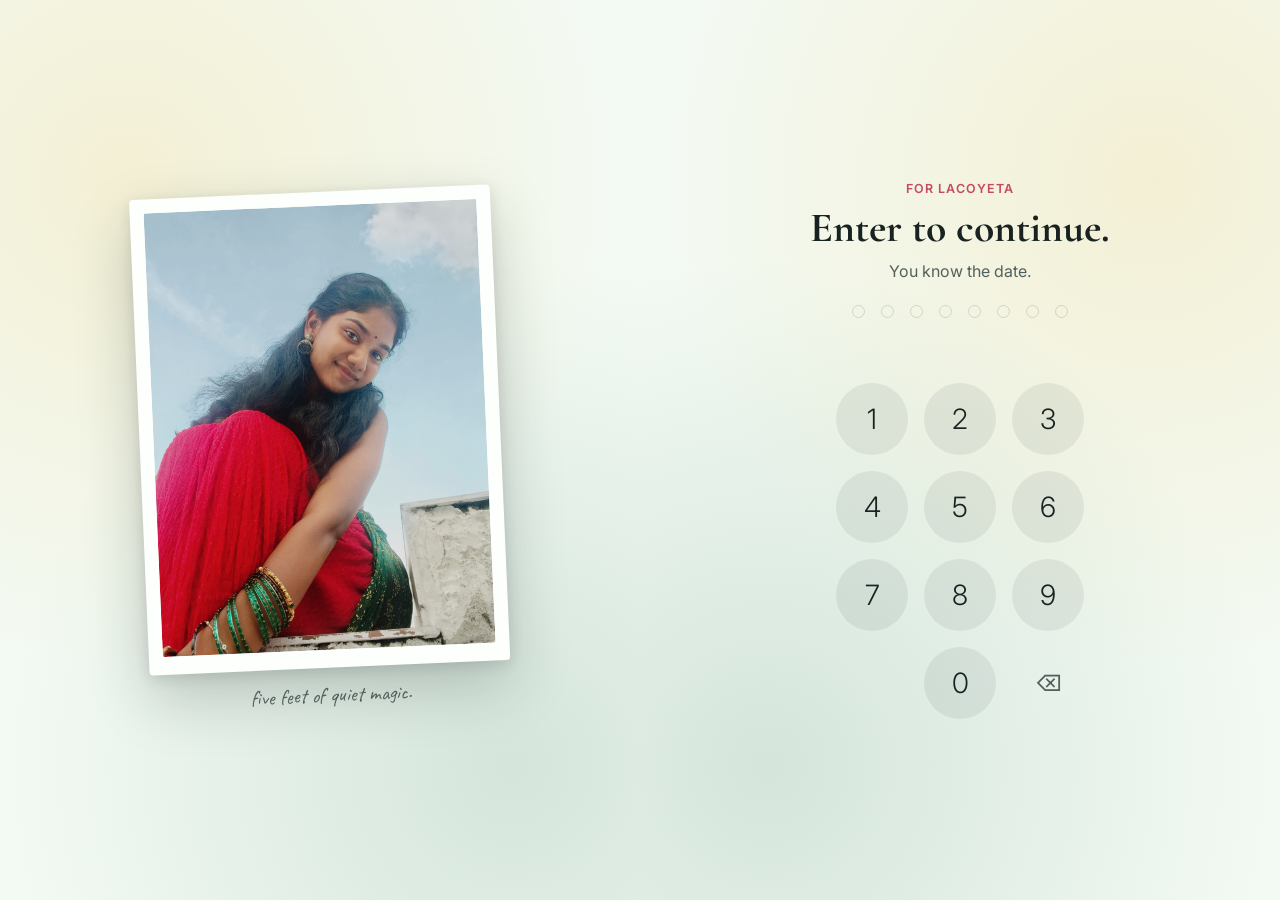
<file: index.html>
<!DOCTYPE html>
<html lang="en">
<head>
  <meta charset="UTF-8" />
  <script>if (sessionStorage.getItem('lacoyetaUnlocked') !== 'true') location.replace('login.html');</script>
  <meta name="viewport" content="width=device-width, initial-scale=1.0" />
  <title>For Lacoyeta</title>
  <meta
    name="description"
    content="A small note for Lacoyeta, written with quiet magic, laughter, and one unforgettable surprise."
  />
  <link rel="preconnect" href="https://fonts.googleapis.com" />
  <link rel="preconnect" href="https://fonts.gstatic.com" crossorigin />
  <link href="https://fonts.googleapis.com/css2?family=Cormorant+Garamond:wght@500;600;700&family=Inter:wght@400;500;600;700&family=Playfair+Display:wght@600&display=swap" rel="stylesheet" />
  <link rel="stylesheet" href="lacoyeta.css" />
</head>
<body>

  <main class="letter-page">
    <section class="opening" aria-label="A note for Lacoyeta">
      <img
        class="opening-photo"
        src="https://images.unsplash.com/photo-1490750967868-88aa4486c946?auto=format&fit=crop&w=1600&q=80"
        alt="Soft wildflowers in morning light"
      />
      <div class="opening-shade"></div>
      <div class="opening-copy">
        <p class="kicker">For Lacoyeta</p>
        <h1>Five feet of quiet magic.</h1>
        <p>The kind you do not notice until you do.</p>
        <a class="button" href="#letter" onclick="playMusic()">Read this</a>
      </div>
    </section>

    <section id="letter" class="letter-section" aria-label="The letter">
      <div class="letter-wrap">
        <div class="portrait-strip">
          <img
            src="https://images.unsplash.com/photo-1518709779341-56cf4535e94b?auto=format&fit=crop&w=900&q=80"
            alt="A quiet path surrounded by flowers"
          />
          <p>Some people arrive softly and still change the whole room.</p>
        </div>

        <article class="letter">
          <p class="small-title">Her name is Lacoyeta</p>
          <p>She is just five feet of quiet magic, the kind you do not notice until you do.</p>
          <p>The first time I saw her, she stood there in her uniform, curly hair neatly pinned, a genuine smile that did not try too hard, and eyes that never even lifted to meet mine.</p>
          <p>I thought she was shy. Soft, distant, unreadable. Like a story that whispers instead of speaking.</p>
          <p>But then I heard her voice. Calm, steady, strangely mature, like she had lived more life than she showed.</p>
          <p>And then, slowly, she unfolded.</p>
          <p>She was not just that quiet girl anymore. She became laughter in the middle of nothing, a little innocent, a little mischievous, and sometimes a complete fraud in the cutest way possible.</p>
          <p>And somewhere in all of that, I realized - no expensive perfume could ever compare to the quiet scent of her curly hair.</p>
          <p>She proved me wrong in the best way.</p>
          <p>Now I see her differently. Not as the girl who looked down that day, but as the one who somehow lifted my world up without even trying.</p>
          <p class="closing">Lacoyeta, you are not just small and sweet. You are unexpected, and that is what makes you unforgettable.</p>
          <p class="signature">— In words, Sathyan</p>
        </article>
      </div>

      <!-- Page 1 ending teaser -->
      <div class="page1-ending">
        <p class="ending-line">You asked me to write again after meeting you.</p>
        <p class="ending-line">So here's what meeting you felt like.…</p>
        <a class="next-page-btn" href="page2.html">
          <span>Continue reading</span>
          <svg xmlns="http://www.w3.org/2000/svg" width="20" height="20" viewBox="0 0 24 24" fill="none" stroke="currentColor" stroke-width="2" stroke-linecap="round" stroke-linejoin="round" aria-hidden="true"><line x1="5" y1="12" x2="19" y2="12"/><polyline points="12 5 19 12 12 19"/></svg>
        </a>
      </div>
    </section>

  </main>
  <audio id="bgMusic" loop>
    <source src="music/piano.mp3" type="audio/mpeg">
  </audio>
  <script>
function playMusic() {
  const music = document.getElementById("bgMusic");
  if (music.paused) {
    music.volume = 0.38;
    music.play();
  } else {
    music.pause();
    music.currentTime = 0;
  }
}
</script>
</body>
</html>
</file>
<file: lacoyeta.css>
:root {
  color-scheme: light;
  --bg: #f3faf3;
  --ink: #182321;
  --muted: #52605d;
  --line: rgba(24, 35, 33, 0.14);
  --petal: #c44963;
  --leaf: #35785f;
  --sun: #f3c14b;
  --paper: #fcfffb;
  --shadow: 0 22px 55px rgba(24, 35, 33, 0.14);
  font-family: "Inter", Arial, sans-serif;
  line-height: 1.6;
  background: var(--bg);
  color: var(--ink);
}

* {
  box-sizing: border-box;
}

html {
  scroll-behavior: smooth;
}

body {
  margin: 0;
  min-height: 100vh;
  overflow-x: hidden;
  background: var(--bg);
  color: var(--ink);
}

img {
  display: block;
  max-width: 100%;
}

.letter-page {
  min-height: 100vh;
  background:
    linear-gradient(90deg, rgba(53, 120, 95, 0.08) 1px, transparent 1px),
    linear-gradient(180deg, #f3faf3 0%, #ffffff 45%, #eef9f1 100%);
  background-size: 64px 64px, auto;
}

.opening {
  position: relative;
  min-height: 92vh;
  display: grid;
  align-items: end;
  overflow: hidden;
  isolation: isolate;
}

.opening-photo,
.opening-shade {
  position: absolute;
  inset: 0;
  width: 100%;
  height: 100%;
}

.opening-photo {
  z-index: -2;
  object-fit: cover;
  filter: saturate(0.95) contrast(0.96);
}

.opening-shade {
  z-index: -1;
  background:
    linear-gradient(90deg, rgba(12, 24, 21, 0.72), rgba(12, 24, 21, 0.22) 58%, rgba(12, 24, 21, 0.34)),
    linear-gradient(0deg, rgba(12, 24, 21, 0.62), transparent 48%);
}

.opening-copy {
  width: min(760px, calc(100% - 32px));
  margin: 0 auto;
  padding: 0 0 clamp(3rem, 10vh, 6rem);
  color: #ffffff;
  animation: rise 760ms ease both;
}

.kicker,
.small-title {
  margin: 0 0 0.8rem;
  color: var(--petal);
  font-family: "Inter", Arial, sans-serif;
  font-size: 0.82rem;
  font-weight: 800;
  letter-spacing: 0.14em;
  text-transform: uppercase;
}

.opening .kicker {
  color: #ffd85f;
}

h1,
h2 {
  margin: 0;
  font-family: "Cormorant Garamond", Georgia, serif;
  font-weight: 700;
  letter-spacing: 0;
  line-height: 0.95;
}

h1 {
  max-width: 760px;
  font-size: clamp(3.2rem, 10vw, 7rem);
}

.opening-copy p:not(.kicker) {
  max-width: 460px;
  margin: 1.25rem 0 1.7rem;
  font-size: clamp(1.08rem, 2.4vw, 1.35rem);
  line-height: 1.7;
}

.button {
  display: inline-flex;
  align-items: center;
  justify-content: center;
  min-height: 3.1rem;
  border: 1px solid rgba(255, 255, 255, 0.42);
  border-radius: 8px;
  padding: 0.85rem 1.1rem;
  color: #ffffff;
  background: rgba(196, 73, 99, 0.86);
  font-weight: 800;
  text-decoration: none;
  box-shadow: 0 18px 34px rgba(12, 24, 21, 0.24);
  transition: transform 180ms ease, background 180ms ease;
}

.button:hover {
  transform: translateY(-2px);
  background: #b43e57;
}

.letter-section {
  padding: clamp(2.5rem, 8vw, 6rem) 0;
}

.letter-wrap {
  width: min(1120px, calc(100% - 32px));
  margin: 0 auto;
  display: grid;
  grid-template-columns: minmax(260px, 0.82fr) minmax(0, 1.18fr);
  gap: clamp(1rem, 4vw, 3rem);
  align-items: start;
}

.portrait-strip {
  position: sticky;
  top: 1rem;
  display: grid;
  gap: 1rem;
}

.portrait-strip img {
  width: 100%;
  aspect-ratio: 4 / 5;
  object-fit: cover;
  border-radius: 8px;
  box-shadow: var(--shadow);
}

.portrait-strip p {
  margin: 0;
  border-left: 4px solid var(--sun);
  padding: 0.8rem 1rem;
  color: var(--muted);
  background: rgba(255, 255, 255, 0.74);
  line-height: 1.7;
}

.letter {
  border: 1px solid var(--line);
  border-radius: 8px;
  padding: clamp(1.25rem, 5vw, 3rem);
  background: rgba(252, 255, 251, 0.92);
  box-shadow: var(--shadow);
}

.letter p {
  margin: 0;
  color: var(--muted);
  font-size: clamp(1rem, 1.9vw, 1.18rem);
  line-height: 1.9;
}

.letter p + p {
  margin-top: 1.05rem;
}

.letter .small-title {
  color: var(--leaf);
  line-height: 1.4;
}

.letter .closing {
  color: var(--ink);
  font-family: "Cormorant Garamond", Georgia, serif;
  font-size: clamp(1.7rem, 4vw, 2.6rem);
  font-weight: 700;
  line-height: 1.18;
}

.letter .signature {
  color: var(--petal);
  font-family: "Playfair Display", Georgia, serif;
  font-size: clamp(1rem, 2.1vw, 1.35rem);
  font-weight: 600;
  line-height: 1.4;
}

/* ── Page 1 ending teaser + next button ──────────────────────────────── */

.page1-ending {
  width: min(760px, calc(100% - 32px));
  margin: clamp(3rem, 8vw, 5rem) auto clamp(4rem, 10vw, 7rem);
  padding: clamp(2rem, 5vw, 3.5rem) clamp(1.5rem, 5vw, 3rem);
  border-top: 2px solid var(--line);
  border-left: 4px solid var(--petal);
  background: rgba(252, 255, 251, 0.7);
  border-radius: 0 8px 8px 0;
}

.ending-label {
  margin: 0 0 1.2rem;
  color: var(--petal);
  font-family: "Inter", Arial, sans-serif;
  font-size: 0.75rem;
  font-weight: 800;
  letter-spacing: 0.16em;
  text-transform: uppercase;
}

.ending-line {
  margin: 0;
  font-family: "Cormorant Garamond", Georgia, serif;
  font-size: clamp(1.3rem, 3.2vw, 1.9rem);
  font-weight: 600;
  color: var(--ink);
  line-height: 1.6;
}

.ending-line + .ending-line {
  margin-top: 0.2rem;
}

.next-page-btn {
  display: inline-flex;
  align-items: center;
  gap: 0.6rem;
  margin-top: 2rem;
  padding: 0.9rem 1.6rem;
  border: 2px solid var(--petal);
  border-radius: 8px;
  background: transparent;
  color: var(--petal);
  font-family: "Inter", Arial, sans-serif;
  font-size: 0.95rem;
  font-weight: 700;
  letter-spacing: 0.04em;
  text-decoration: none;
  transition: background 200ms ease, color 200ms ease, transform 200ms ease;
}

.next-page-btn:hover {
  background: var(--petal);
  color: #fff;
  transform: translateX(4px);
}

.next-page-btn svg {
  flex-shrink: 0;
  transition: transform 200ms ease;
}

.next-page-btn:hover svg {
  transform: translateX(3px);
}

/* ── Animations ───────────────────────────────────────────────────────── */

@keyframes rise {
  from {
    opacity: 0;
    transform: translateY(16px);
  }

  to {
    opacity: 1;
    transform: translateY(0);
  }
}

/* ── Accessibility ────────────────────────────────────────────────────── */

@media (prefers-reduced-motion: reduce) {
  html {
    scroll-behavior: auto;
  }

  .opening-copy {
    animation: none;
  }

  .button,
  .next-page-btn {
    transition: none;
  }
}

/* ── Responsive ───────────────────────────────────────────────────────── */

@media (max-width: 820px) {
  .opening {
    min-height: 88vh;
  }

  .opening-shade {
    background:
      linear-gradient(0deg, rgba(12, 24, 21, 0.78), rgba(12, 24, 21, 0.24) 68%),
      linear-gradient(90deg, rgba(12, 24, 21, 0.48), rgba(12, 24, 21, 0.18));
  }

  .letter-wrap {
    grid-template-columns: 1fr;
  }

  .portrait-strip {
    position: static;
  }

  .portrait-strip img {
    aspect-ratio: 16 / 10;
  }
}

@media (max-width: 520px) {
  h1 {
    font-size: clamp(2.8rem, 16vw, 4.2rem);
  }

  .opening-copy {
    padding-bottom: 2.4rem;
  }

  .letter {
    padding: 1.1rem;
  }
}
</file>
<file: gallery.css>
/* ── Reset ────────────────────────────────────────────────────────────── */
*,*::before,*::after{box-sizing:border-box;margin:0;padding:0;}
html{scroll-behavior:smooth;}
body{background:#090c0b;color:#dde5e0;font-family:"Inter",Arial,sans-serif;overflow-x:hidden;}
img{display:block;max-width:100%;}

/* ── Grain ────────────────────────────────────────────────────────────── */
.g-grain{
  position:fixed;inset:0;pointer-events:none;z-index:998;opacity:0.028;
  background-image:url("data:image/svg+xml,%3Csvg viewBox='0 0 200 200' xmlns='http://www.w3.org/2000/svg'%3E%3Cfilter id='n'%3E%3CfeTurbulence type='fractalNoise' baseFrequency='0.85' numOctaves='4' stitchTiles='stitch'/%3E%3C/filter%3E%3Crect width='100%25' height='100%25' filter='url(%23n)'/%3E%3C/svg%3E");
  background-size:160px 160px;
  animation:grain .35s steps(1) infinite;
}
@keyframes grain{
  0%,100%{transform:translate(0,0);}10%{transform:translate(-2%,-3%);}
  20%{transform:translate(3%,2%);}30%{transform:translate(-1%,4%);}
  40%{transform:translate(4%,-1%);}50%{transform:translate(-3%,3%);}
  60%{transform:translate(2%,-4%);}70%{transform:translate(-4%,1%);}
  80%{transform:translate(1%,3%);}90%{transform:translate(3%,-2%);}
}

/* ── Opening ──────────────────────────────────────────────────────────── */
.g-opening{
  position:fixed;inset:0;z-index:100;background:#050807;
  display:flex;align-items:center;justify-content:center;
  transition:opacity 800ms ease;
}
.g-opening.fade-out{opacity:0;pointer-events:none;}

.g-opening-text{text-align:center;display:flex;flex-direction:column;align-items:center;gap:1.1rem;}

.g-opening-date,.g-opening-title,.g-opening-sub,.g-opening-btn{
  opacity:0;transform:translateY(10px);
  transition:opacity 700ms ease,transform 700ms ease;
}
.g-opening-date.visible,.g-opening-title.visible,
.g-opening-sub.visible,.g-opening-btn.visible{opacity:1;transform:none;}

.g-opening-date{
  color:rgba(255,255,255,.25);font-size:.72rem;font-weight:700;
  letter-spacing:.22em;text-transform:uppercase;
}
.g-opening-title{
  font-family:"Cormorant Garamond",Georgia,serif;
  font-size:clamp(2.4rem,8vw,5.5rem);font-weight:700;
  color:#fff;line-height:1;letter-spacing:-.02em;
}
.g-opening-sub{
  font-family:"Cormorant Garamond",Georgia,serif;
  font-size:clamp(1rem,2.4vw,1.35rem);font-style:italic;
  color:rgba(255,255,255,.32);line-height:1.7;
}
.g-opening-btn{
  margin-top:.8rem;padding:.85rem 2.2rem;
  border:1px solid rgba(255,255,255,.2);border-radius:100px;
  background:transparent;color:rgba(255,255,255,.65);
  font-family:"Inter",Arial,sans-serif;font-size:.85rem;
  font-weight:600;letter-spacing:.1em;text-transform:uppercase;cursor:pointer;
  transition:opacity 700ms ease,transform 700ms ease,background 200ms ease,color 200ms ease;
}
.g-opening-btn:hover{background:rgba(255,255,255,.08);color:#fff;}

/* ── Main ─────────────────────────────────────────────────────────────── */
.g-main{display:none;position:relative;}
.g-main.active{display:block;}

/* ── Reveal ───────────────────────────────────────────────────────────── */
.reveal{opacity:0;transform:translateY(26px);
  transition:opacity 880ms cubic-bezier(.22,1,.36,1),transform 880ms cubic-bezier(.22,1,.36,1);}
.reveal.visible{opacity:1;transform:none;}
@media(prefers-reduced-motion:reduce){.reveal{opacity:1;transform:none;transition:none;}}

/* ── Moment wrapper ───────────────────────────────────────────────────── */
.g-moment{
  max-width:1060px;margin:0 auto;
  padding:clamp(4rem,10vw,7rem) clamp(1rem,3vw,2.5rem) 0;
}
.g-moment--heart{max-width:100%;padding-left:0;padding-right:0;}
.g-moment--heart .g-act,
.g-moment--heart .g-float,
.g-moment--heart .g-film,
.g-moment--heart .g-polaroid-row,
.g-moment--heart .g-quote{
  max-width:1060px;margin-left:auto;margin-right:auto;
  padding-left:clamp(1rem,3vw,2.5rem);padding-right:clamp(1rem,3vw,2.5rem);
}

/* ── Act label ────────────────────────────────────────────────────────── */
.g-act{
  display:flex;align-items:baseline;gap:.9rem;
  margin-bottom:clamp(2rem,5vw,3.5rem);
  padding-bottom:1rem;border-bottom:1px solid rgba(255,255,255,.06);
}
.g-act--light{border-bottom-color:rgba(255,255,255,.1);}
.g-act-num{
  font-family:"Cormorant Garamond",Georgia,serif;
  font-size:clamp(2.5rem,7vw,4.5rem);font-weight:700;
  color:rgba(255,255,255,.06);line-height:1;flex-shrink:0;
}
.g-act-name{
  font-family:"Cormorant Garamond",Georgia,serif;
  font-size:clamp(1.3rem,3.2vw,2rem);font-weight:600;
  font-style:italic;color:rgba(255,255,255,.38);
}

/* ── Breath ───────────────────────────────────────────────────────────── */
.g-breath{height:clamp(4rem,12vw,8rem);}
.g-breath--xl{height:clamp(6rem,18vw,12rem);}

/* ════════════════════════════════════════════════════════════════════════
   STYLE A · CINEMATIC SCRAPBOOK
   ════════════════════════════════════════════════════════════════════════ */

/* Hero photo */
.g-hero{
  position:relative;width:100%;overflow:hidden;border-radius:4px;
  margin-bottom:clamp(1.2rem,3vw,2rem);
}
.g-hero img{
  width:100%;aspect-ratio:4/5;object-fit:cover;object-position:center 30%;
  display:block;transition:transform 600ms cubic-bezier(.22,1,.36,1);
}
.g-hero:hover img{transform:scale(1.02);}
.g-hero-note{
  position:absolute;bottom:1rem;left:1.2rem;
  font-family:"Caveat",cursive;font-size:clamp(.9rem,2vw,1.15rem);
  color:rgba(255,255,255,.5);pointer-events:none;
}

/* Wide photo */
.g-wide{overflow:hidden;border-radius:4px;margin-bottom:clamp(1rem,3vw,2rem);}
.g-wide img{
  width:100%;aspect-ratio:16/9;object-fit:cover;object-position:center 20%;
  display:block;transition:transform 600ms ease;
}
.g-wide:hover img{transform:scale(1.02);}

/* Scrap row — handnote + polaroids side by side */
.g-scrap-row{
  display:flex;align-items:flex-end;gap:clamp(.8rem,2.5vw,2rem);
  margin-bottom:clamp(1.5rem,4vw,3rem);flex-wrap:wrap;
}

/* Handwritten note */
.g-handnote{
  flex:1;min-width:140px;
  font-family:"Caveat",cursive;
  font-size:clamp(1.1rem,2.5vw,1.5rem);
  color:rgba(255,255,255,.38);line-height:1.7;
}
.g-handnote--right{text-align:right;}

/* Floating thought */
.g-float{
  text-align:center;
  padding:clamp(2rem,6vw,4rem) clamp(2rem,8vw,8rem);
  font-family:"Playfair Display",Georgia,serif;
  font-size:clamp(.95rem,2.2vw,1.3rem);font-style:italic;
  color:rgba(255,255,255,.2);line-height:1.8;letter-spacing:.02em;
}
.g-float--center{padding-left:1rem;padding-right:1rem;}

/* 3 tiny photos */
.g-tiny-row{
  display:flex;gap:6px;margin-bottom:clamp(1rem,3vw,2rem);
}
.g-tiny{flex:1;overflow:hidden;border-radius:3px;}
.g-tiny img{
  width:100%;aspect-ratio:9/16;object-fit:cover;object-position:center 15%;
  display:block;transition:transform 400ms ease;
}
.g-tiny:hover img{transform:scale(1.05);}

/* Big quote */
.g-quote{
  padding:clamp(2.5rem,7vw,5rem) clamp(1rem,5vw,4rem);
  font-family:"Cormorant Garamond",Georgia,serif;
  font-size:clamp(1.5rem,4vw,2.6rem);font-weight:600;
  color:rgba(255,255,255,.65);line-height:1.55;
  border-left:3px solid rgba(255,255,255,.1);
  margin-bottom:clamp(1rem,3vw,2rem);
}
.g-quote em{font-style:italic;color:rgba(255,255,255,.85);}
.g-quote small{
  display:block;margin-top:1rem;
  font-size:clamp(.85rem,1.8vw,1.05rem);
  color:rgba(255,255,255,.28);font-style:normal;font-weight:500;
}
.g-quote--center{border-left:none;text-align:center;}
.g-quote--light{color:rgba(255,255,255,.7);}

/* ════════════════════════════════════════════════════════════════════════
   STYLE B · MEMORY BOARD (pinned, tilted, tape)
   ════════════════════════════════════════════════════════════════════════ */
.g-board{
  position:relative;
  min-height:clamp(320px,55vw,560px);
  margin:clamp(1rem,3vw,2rem) 0 clamp(1.5rem,4vw,3rem);
  background:rgba(255,255,255,.03);
  border-radius:8px;
  border:1px solid rgba(255,255,255,.06);
  overflow:hidden;
}

.g-pin{
  position:absolute;
  width:clamp(120px,20vw,200px);
  background:#f5f0e8;
  padding:8px 8px 32px;
  box-shadow:0 6px 24px rgba(0,0,0,.5),0 2px 6px rgba(0,0,0,.3);
}
.g-pin img{width:100%;aspect-ratio:4/5;object-fit:cover;object-position:center 15%;display:block;}
.g-pin-note{
  display:block;margin-top:6px;text-align:center;
  font-family:"Caveat",cursive;font-size:clamp(.8rem,1.8vw,1rem);color:#3a3530;
}
.g-tape{
  position:absolute;top:-10px;left:50%;transform:translateX(-50%);
  width:48px;height:20px;
  background:rgba(255,230,100,.55);
  border-radius:2px;
}

/* positions + tilts */
.g-pin--tl{top:5%;left:4%;transform:rotate(-4deg);}
.g-pin--tr{top:8%;right:5%;transform:rotate(3deg);}
.g-pin--bl{bottom:6%;left:8%;transform:rotate(2.5deg);}
.g-pin--br{bottom:4%;right:4%;transform:rotate(-3deg);}

.g-pin:hover{transform:rotate(0deg) scale(1.05)!important;z-index:2;transition:transform 250ms ease;}

/* board handwritten note */
.g-board-note{
  position:absolute;top:50%;left:50%;transform:translate(-50%,-50%);
  text-align:center;
  font-family:"Caveat",cursive;
  font-size:clamp(1rem,2.5vw,1.4rem);
  color:rgba(255,255,255,.22);
  line-height:1.7;
  pointer-events:none;
}

/* ════════════════════════════════════════════════════════════════════════
   STYLE C · FILM ROLL (Kodak negative strip)
   ════════════════════════════════════════════════════════════════════════ */
.g-film{
  background:#0e0e0e;
  margin:clamp(1.5rem,4vw,3rem) 0;
  padding:10px 0;
  border-top:2px solid #1a1a1a;
  border-bottom:2px solid #1a1a1a;
}
.g-film-sprocket{
  height:16px;
  background-image:repeating-linear-gradient(
    90deg,transparent 0,transparent 16px,#090c0b 16px,#090c0b 28px
  );
  margin:0 6px;
}
.g-film-track{
  display:flex;gap:4px;padding:8px 6px;
  overflow-x:auto;scrollbar-width:none;
}
.g-film-track::-webkit-scrollbar{display:none;}
.g-film-cell{
  flex:0 0 clamp(130px,20vw,220px);overflow:hidden;
}
.g-film-cell img{
  width:100%;aspect-ratio:9/16;object-fit:cover;object-position:center 10%;
  display:block;filter:sepia(.12) contrast(1.06);
  transition:transform 380ms ease,filter 380ms ease;
}
.g-film-cell:hover img{transform:scale(1.06);filter:sepia(0) contrast(1.1);}

/* ════════════════════════════════════════════════════════════════════════
   CENTERPIECE (heart of the page)
   ════════════════════════════════════════════════════════════════════════ */
.g-centerpiece{
  position:relative;width:100%;overflow:hidden;
  margin-bottom:clamp(1.5rem,4vw,3rem);
}
.g-centerpiece img{
  width:100%;aspect-ratio:3/4;object-fit:cover;object-position:center 30%;
  display:block;filter:brightness(.65);
  transition:transform 700ms cubic-bezier(.22,1,.36,1);
}
.g-centerpiece:hover img{transform:scale(1.015);}
.g-centerpiece-overlay{
  position:absolute;inset:0;display:flex;flex-direction:column;
  align-items:center;justify-content:center;text-align:center;
  padding:2rem;pointer-events:none;
}
.g-cp-big{
  font-family:"Cormorant Garamond",Georgia,serif;
  font-size:clamp(2.2rem,7vw,5.5rem);font-weight:700;
  color:#fff;line-height:1.05;letter-spacing:-.01em;
  text-shadow:0 2px 40px rgba(0,0,0,.6);
}
.g-cp-small{
  margin-top:1rem;
  font-family:"Cormorant Garamond",Georgia,serif;
  font-size:clamp(1rem,2.5vw,1.6rem);font-style:italic;
  color:rgba(255,255,255,.6);text-shadow:0 2px 20px rgba(0,0,0,.5);
}

/* Polaroid row (centered) */
.g-polaroid-row{
  display:flex;justify-content:center;align-items:flex-end;
  gap:clamp(.8rem,2.5vw,2rem);
  padding:clamp(1.5rem,4vw,3rem) 0;flex-wrap:wrap;
}

/* ════════════════════════════════════════════════════════════════════════
   POLAROIDS (shared)
   ════════════════════════════════════════════════════════════════════════ */
.g-polaroid{
  background:#f5f0e8;padding:10px 10px 36px;
  box-shadow:0 8px 32px rgba(0,0,0,.5),0 2px 8px rgba(0,0,0,.3);
  width:clamp(130px,20vw,210px);flex-shrink:0;
  transition:box-shadow 280ms ease;
}
.g-polaroid:hover{box-shadow:0 16px 48px rgba(0,0,0,.65);z-index:2;}
.g-polaroid img{
  width:100%;aspect-ratio:4/5;object-fit:cover;object-position:center 15%;display:block;
}
.g-polaroid span{
  display:block;margin-top:8px;text-align:center;
  font-family:"Caveat",cursive;font-size:clamp(.85rem,2vw,1.05rem);color:#3a3530;
}
.g-pol--tilt-l {transform:rotate(-3.5deg);}
.g-pol--tilt-r {transform:rotate(2.5deg);}
.g-pol--tilt-l2{transform:rotate(-1.5deg) translateY(-8px);}
.g-pol--overlap{margin-left:-20px;}
.g-pol--tilt-l:hover {transform:rotate(-1deg) scale(1.05)!important;}
.g-pol--tilt-r:hover {transform:rotate(1deg) scale(1.05)!important;}
.g-pol--tilt-l2:hover{transform:rotate(-.5deg) scale(1.05) translateY(-8px)!important;}

/* Handwritten center */
.g-handwritten-center{
  text-align:center;padding:clamp(2rem,6vw,4rem) clamp(1rem,4vw,3rem);
  font-family:"Caveat",cursive;
  font-size:clamp(1.2rem,3vw,1.8rem);
  color:rgba(255,255,255,.3);line-height:1.7;
}

/* ════════════════════════════════════════════════════════════════════════
   CLOSING
   ════════════════════════════════════════════════════════════════════════ */
.g-closing{
  text-align:center;
  padding:clamp(4rem,12vw,9rem) 1rem clamp(2rem,5vw,3rem);
  display:flex;flex-direction:column;gap:.2rem;
}
.g-closing p{
  font-family:"Cormorant Garamond",Georgia,serif;
  font-size:clamp(1.6rem,5vw,3.5rem);font-weight:600;
  color:rgba(255,255,255,.75);line-height:1.3;
  opacity:0;transform:translateY(14px);
  transition:opacity 900ms ease,transform 900ms ease;
}
.g-closing.visible p:nth-child(1){opacity:1;transform:none;transition-delay:0ms;}
.g-closing.visible p:nth-child(2){opacity:1;transform:none;transition-delay:280ms;}
.g-closing.visible p:nth-child(3){opacity:1;transform:none;transition-delay:560ms;}

.g-closing-cta{
  text-align:center;
  padding:clamp(2rem,5vw,3.5rem) 1rem clamp(4rem,10vw,7rem);
  display:flex;flex-direction:column;align-items:center;gap:1.4rem;
}
.g-cta-btn{
  display:inline-flex;align-items:center;gap:.7rem;
  padding:1rem 2rem;border:2px solid #c44963;border-radius:100px;
  background:transparent;color:#c44963;
  font-family:"Inter",Arial,sans-serif;font-size:.95rem;font-weight:700;
  letter-spacing:.06em;text-decoration:none;
  transition:background 220ms ease,color 220ms ease,transform 220ms ease;
}
.g-cta-btn:hover{background:#c44963;color:#fff;transform:translateX(4px);}
.g-back-link{
  color:rgba(255,255,255,.18);font-family:"Inter",Arial,sans-serif;
  font-size:.8rem;font-weight:500;letter-spacing:.06em;text-decoration:none;
  transition:color 200ms ease;
}
.g-back-link:hover{color:rgba(255,255,255,.45);}

/* ════════════════════════════════════════════════════════════════════════
   LIGHTBOX
   ════════════════════════════════════════════════════════════════════════ */
.g-lightbox{
  display:none;position:fixed;inset:0;z-index:1000;
  background:rgba(4,6,5,.97);align-items:center;justify-content:center;
  padding:1.5rem;cursor:zoom-out;
}
.g-lightbox.open{display:flex;}
.g-lightbox img{
  max-width:min(94vw,960px);max-height:92vh;width:auto;height:auto;
  border-radius:3px;object-fit:contain;animation:lb-in 200ms ease both;
}
.g-lb-close{
  position:fixed;top:1.2rem;right:1.4rem;background:none;border:none;
  color:rgba(255,255,255,.45);font-size:2rem;line-height:1;cursor:pointer;
  padding:.3rem .6rem;transition:color 160ms ease;
}
.g-lb-close:hover{color:#fff;}
.g-lb-prev,.g-lb-next{
  position:fixed;top:50%;transform:translateY(-50%);
  background:rgba(255,255,255,.05);border:1px solid rgba(255,255,255,.12);
  border-radius:50%;color:rgba(255,255,255,.6);
  width:3.2rem;height:3.2rem;display:flex;align-items:center;justify-content:center;
  cursor:pointer;font-size:1.3rem;transition:background 160ms ease,color 160ms ease;
}
.g-lb-prev{left:1rem;}.g-lb-next{right:1rem;}
.g-lb-prev:hover,.g-lb-next:hover{background:rgba(255,255,255,.14);color:#fff;}
@keyframes lb-in{from{opacity:0;transform:scale(.96);}to{opacity:1;transform:scale(1);}}

/* ════════════════════════════════════════════════════════════════════════
   RESPONSIVE
   ════════════════════════════════════════════════════════════════════════ */
@media(max-width:700px){
  .g-tiny-row{flex-wrap:wrap;}
  .g-tiny{flex:0 0 calc(33.33% - 4px);}
  .g-board{min-height:280px;}
  .g-pin{width:clamp(90px,24vw,140px);}
  .g-polaroid{width:clamp(110px,26vw,160px);}
}
@media(max-width:480px){
  .g-scrap-row{flex-direction:column;align-items:center;}
  .g-film-cell{flex:0 0 110px;}
  .g-lb-prev{left:.3rem;}.g-lb-next{right:.3rem;}
  .g-pol--overlap{margin-left:0;}
}
</file>
<file: login.css>
:root {
  color-scheme: light;
  --bg: #f3faf3;
  --ink: #182321;
  --muted: #52605d;
  --line: rgba(24, 35, 33, 0.14);
  --petal: #c44963;
  --leaf: #35785f;
  --sun: #f3c14b;
  --paper: #fcfffb;
}

* { box-sizing: border-box; }

html, body {
  margin: 0;
  min-height: 100vh;
}

body {
  font-family: "Inter", Arial, sans-serif;
  color: var(--ink);
  background: var(--bg);
}

.login-page {
  min-height: 100vh;
  display: flex;
}

/* ── Left · photo ──────────────────────────────────────────────── */
.login-photo-side {
  flex: 1;
  display: flex;
  align-items: center;
  justify-content: center;
  padding: clamp(2rem, 5vw, 4rem);
  background:
    radial-gradient(circle at 20% 20%, rgba(243, 193, 75, 0.18), transparent 55%),
    radial-gradient(circle at 80% 85%, rgba(53, 120, 95, 0.16), transparent 55%),
    var(--bg);
}

.login-frame {
  transform: rotate(-2.5deg);
}

.login-frame-inner {
  background: var(--paper);
  padding: 14px 14px 18px;
  border-radius: 4px;
  box-shadow: 0 24px 60px rgba(24, 35, 33, 0.22), 0 4px 14px rgba(24, 35, 33, 0.12);
}

.login-frame-inner img {
  display: block;
  width: clamp(220px, 26vw, 360px);
  aspect-ratio: 3 / 4;
  object-fit: cover;
  border-radius: 2px;
}

.login-frame-caption {
  display: block;
  text-align: center;
  margin-top: 14px;
  font-family: "Caveat", cursive;
  font-size: 1.3rem;
  color: var(--muted);
}

/* ── Right · pin form ─────────────────────────────────────────── */
.login-form-side {
  flex: 1;
  display: flex;
  align-items: center;
  justify-content: center;
  padding: clamp(2rem, 5vw, 4rem);
  background:
    radial-gradient(circle at 80% 20%, rgba(243, 193, 75, 0.18), transparent 55%),
    radial-gradient(circle at 20% 85%, rgba(53, 120, 95, 0.16), transparent 55%),
    var(--bg);
}

.login-card {
  width: 100%;
  max-width: 360px;
  text-align: center;
}

.login-card.shake {
  animation: login-shake 420ms ease;
}

.login-kicker {
  margin: 0 0 0.4rem;
  font-family: "Inter", Arial, sans-serif;
  font-weight: 600;
  letter-spacing: 0.08em;
  text-transform: uppercase;
  font-size: 0.78rem;
  color: var(--petal);
}

.login-title {
  margin: 0 0 0.5rem;
  font-family: "Cormorant Garamond", Georgia, serif;
  font-weight: 700;
  font-size: clamp(2rem, 4vw, 2.6rem);
  color: var(--ink);
}

.login-sub {
  margin: 0 0 1.5rem;
  color: var(--muted);
  font-size: 1rem;
}

/* ── Dot display ──────────────────────────────────────────────── */
.dial-dots {
  display: flex;
  justify-content: center;
  gap: 1rem;
  margin-bottom: 2rem;
}

.dial-dots span {
  width: 13px;
  height: 13px;
  border-radius: 50%;
  border: 1.5px solid var(--line);
  background: transparent;
  transition: background 150ms ease, border-color 150ms ease;
}

.dial-dots span.filled {
  background: var(--leaf);
  border-color: var(--leaf);
}

/* ── Dial pad grid ─────────────────────────────────────────────── */
.dial-pad {
  display: grid;
  grid-template-columns: repeat(3, 72px);
  grid-auto-rows: 72px;
  gap: 16px;
  justify-content: center;
  margin-top: 1rem;
}

.dial-key {
  width: 72px;
  height: 72px;
  border-radius: 50%;
  border: none;
  background: rgba(24, 35, 33, 0.07);
  color: var(--ink);
  font-family: "Inter", Arial, sans-serif;
  cursor: pointer;
  display: flex;
  flex-direction: column;
  align-items: center;
  justify-content: center;
  gap: 1px;
  user-select: none;
  transition: background 80ms ease;
  -webkit-tap-highlight-color: transparent;
}

.dial-key:hover {
  background: rgba(53, 120, 95, 0.12);
}

.dial-key:active {
  background: rgba(53, 120, 95, 0.25);
  transition: none;
}

.dk-num {
  font-size: 1.75rem;
  font-weight: 300;
  line-height: 1;
  letter-spacing: -0.02em;
  color: var(--ink);
}

.dk-sub {
  display: none;
}

.dial-empty {
  width: 72px;
  height: 72px;
}

.dial-key--del {
  background: transparent;
  font-size: 1.4rem;
  color: var(--muted);
}

.dial-key--del:hover {
  background: rgba(196, 73, 99, 0.08);
  color: var(--petal);
}

.dial-key--del:active {
  background: rgba(196, 73, 99, 0.15);
  transition: none;
}

.login-error {
  margin: 0.75rem 0 0;
  font-size: 0.9rem;
  color: var(--petal);
  opacity: 0;
  transition: opacity 200ms ease;
}

.login-error.visible {
  opacity: 1;
}

@keyframes login-shake {
  0%, 100% { transform: translateX(0); }
  20% { transform: translateX(-10px); }
  40% { transform: translateX(8px); }
  60% { transform: translateX(-6px); }
  80% { transform: translateX(4px); }
}

/* ── Mobile ────────────────────────────────────────────────────── */
@media (max-width: 800px) {
  .login-page {
    flex-direction: column;
  }
  .login-photo-side {
    padding: 2.5rem 1.5rem 1rem;
    flex: none;
  }
  .login-form-side {
    flex: 1;
    padding: 2rem 1.5rem 3rem;
  }
  .login-frame-inner img {
    width: clamp(180px, 50vw, 240px);
  }
  .dial-pad {
    grid-template-columns: repeat(3, 68px);
    grid-auto-rows: 68px;
    gap: 14px;
  }
  .dial-key,
  .dial-empty {
    width: 68px;
    height: 68px;
  }
}
</file>
<file: page2.css>
:root {
  color-scheme: light;
  --bg: #f3faf3;
  --ink: #182321;
  --muted: #52605d;
  --line: rgba(24, 35, 33, 0.14);
  --petal: #c44963;
  --leaf: #35785f;
  --sun: #f3c14b;
  --paper: #fcfffb;
  --shadow: 0 22px 55px rgba(24, 35, 33, 0.14);
  font-family: "Inter", Arial, sans-serif;
  line-height: 1.6;
  background: var(--bg);
  color: var(--ink);
}

* { box-sizing: border-box; }

html { scroll-behavior: smooth; }

body {
  margin: 0;
  min-height: 100vh;
  overflow-x: hidden;
  background: var(--bg);
  color: var(--ink);
}

img {
  display: block;
  max-width: 100%;
}

/* ── Page wrapper — same grid background as page 1 ───────────────────── */
.p2-page {
  min-height: 100vh;
  background:
    linear-gradient(90deg, rgba(53, 120, 95, 0.08) 1px, transparent 1px),
    linear-gradient(180deg, #f3faf3 0%, #ffffff 45%, #eef9f1 100%);
  background-size: 64px 64px, auto;
}

/* ── Hero — mirrors .opening ──────────────────────────────────────────── */
.p2-hero {
  position: relative;
  min-height: 92vh;
  display: grid;
  align-items: end;
  overflow: hidden;
  isolation: isolate;
}

.p2-hero-photo,
.p2-hero-shade {
  position: absolute;
  inset: 0;
  width: 100%;
  height: 100%;
}

.p2-hero-photo {
  z-index: -2;
  object-fit: cover;
  filter: saturate(0.95) contrast(0.96);
}

.p2-hero-shade {
  z-index: -1;
  background:
    linear-gradient(90deg, rgba(12, 24, 21, 0.72), rgba(12, 24, 21, 0.22) 58%, rgba(12, 24, 21, 0.34)),
    linear-gradient(0deg, rgba(12, 24, 21, 0.62), transparent 48%);
}

.p2-hero-copy {
  width: min(760px, calc(100% - 32px));
  margin: 0 auto;
  padding: 0 0 clamp(3rem, 10vh, 6rem);
  color: #ffffff;
  animation: rise 760ms ease both;
}

.p2-kicker {
  margin: 0 0 0.8rem;
  color: #ffd85f;
  font-family: "Inter", Arial, sans-serif;
  font-size: 0.82rem;
  font-weight: 800;
  letter-spacing: 0.14em;
  text-transform: uppercase;
}

h1 {
  margin: 0;
  font-family: "Cormorant Garamond", Georgia, serif;
  font-weight: 700;
  letter-spacing: 0;
  line-height: 0.95;
  max-width: 760px;
  font-size: clamp(3.2rem, 10vw, 7rem);
}

.p2-hero-copy p:not(.p2-kicker) {
  max-width: 460px;
  margin: 1.25rem 0 1.7rem;
  font-size: clamp(1.08rem, 2.4vw, 1.35rem);
  line-height: 1.7;
}

.p2-button {
  display: inline-flex;
  align-items: center;
  justify-content: center;
  min-height: 3.1rem;
  border: 1px solid rgba(255, 255, 255, 0.42);
  border-radius: 8px;
  padding: 0.85rem 1.6rem;
  color: #ffffff;
  background: rgba(196, 73, 99, 0.86);
  font-family: "Inter", Arial, sans-serif;
  font-weight: 800;
  font-size: 1rem;
  text-decoration: none;
  box-shadow: 0 18px 34px rgba(12, 24, 21, 0.24);
  transition: transform 180ms ease, background 180ms ease;
}

.p2-button:hover {
  transform: translateY(-2px);
  background: #b43e57;
}

/* ── Poem section — mirrors .letter-section ───────────────────────────── */
.p2-poem-section {
  padding: clamp(2.5rem, 8vw, 6rem) 0;
}

.p2-wrap {
  width: min(1120px, calc(100% - 32px));
  margin: 0 auto;
  display: grid;
  grid-template-columns: minmax(260px, 0.82fr) minmax(0, 1.18fr);
  gap: clamp(1rem, 4vw, 3rem);
  align-items: start;
}

/* ── Side strip — mirrors .portrait-strip ─────────────────────────────── */
.p2-side-strip {
  position: sticky;
  top: 1rem;
  display: grid;
  gap: 1rem;
}

.p2-side-strip img {
  width: 100%;
  aspect-ratio: 1792 / 4080;
  object-fit: cover;
  object-position: top;
  border-radius: 8px;
  box-shadow: var(--shadow);
}

.p2-side-strip p {
  margin: 0;
  border-left: 4px solid var(--petal);
  padding: 0.8rem 1rem;
  color: var(--muted);
  background: rgba(255, 255, 255, 0.74);
  line-height: 1.7;
}

/* ── Poem card — mirrors .letter ──────────────────────────────────────── */
.p2-card {
  border: 1px solid var(--line);
  border-radius: 8px;
  padding: clamp(1.25rem, 5vw, 3rem);
  background: rgba(252, 255, 251, 0.92);
  box-shadow: var(--shadow);
}

.p2-card-title {
  margin: 0 0 2rem;
  color: var(--leaf);
  font-family: "Inter", Arial, sans-serif;
  font-size: 0.82rem;
  font-weight: 800;
  letter-spacing: 0.14em;
  text-transform: uppercase;
}

/* Stanza — regular poem lines */
.p2-stanza {
  margin: 0 0 1.6rem;
}

.p2-stanza p {
  margin: 0;
  color: var(--muted);
  font-size: clamp(1rem, 1.9vw, 1.18rem);
  line-height: 1.9;
}

.p2-stanza p + p {
  margin-top: 0.1rem;
}

.p2-stanza em {
  font-style: italic;
  color: var(--ink);
}

/* Muted / transitional lines */
.p2-muted p {
  color: #8fa89e;
}

/* Questions — indented, spaced */
.p2-questions {
  margin: 0 0 1.6rem;
  padding-left: clamp(1rem, 4vw, 2rem);
  border-left: 3px solid var(--sun);
}

.p2-questions p {
  margin: 0;
  color: var(--muted);
  font-family: "Cormorant Garamond", Georgia, serif;
  font-size: clamp(1.1rem, 2.4vw, 1.4rem);
  font-weight: 600;
  line-height: 2;
}

/* Accent shift — rose colored */
.p2-accent-block {
  margin: 2rem 0;
  padding: 1.2rem 1.4rem;
  border-left: 4px solid var(--petal);
  background: rgba(196, 73, 99, 0.06);
  border-radius: 0 6px 6px 0;
}

.p2-accent-block p {
  margin: 0;
  color: var(--petal);
  font-family: "Cormorant Garamond", Georgia, serif;
  font-size: clamp(1.2rem, 3vw, 1.7rem);
  font-weight: 600;
  line-height: 1.5;
}

/* Big emotional headline */
.p2-headline-block {
  margin: 2rem 0 2.4rem;
}

.p2-headline-block p {
  margin: 0;
  color: var(--ink);
  font-family: "Cormorant Garamond", Georgia, serif;
  font-size: clamp(2rem, 6vw, 3.8rem);
  font-weight: 700;
  line-height: 1.05;
  letter-spacing: -0.01em;
}

/* Closing line */
.p2-closing {
  margin: 2rem 0 0;
  color: var(--ink);
  font-family: "Cormorant Garamond", Georgia, serif;
  font-size: clamp(1.7rem, 4vw, 2.6rem);
  font-weight: 700;
  line-height: 1.18;
}

/* Signature */
.p2-signature {
  margin: 1rem 0 0;
  color: var(--petal);
  font-family: "Playfair Display", Georgia, serif;
  font-size: clamp(1rem, 2.1vw, 1.35rem);
  font-weight: 600;
  line-height: 1.4;
}

/* ── Inline image inside card ─────────────────────────────────────────── */

.p2-inline-img {
  margin: 1.2rem 0;
  border-radius: 8px;
  overflow: hidden;
  box-shadow: var(--shadow);
}

.p2-inline-img img {
  width: 100%;
  height: auto;
  display: block;
}

.p2-highlight-line {
  margin: 0;
  color: var(--ink);
  font-family: "Cormorant Garamond", Georgia, serif;
  font-size: clamp(1.05rem, 2.1vw, 1.25rem);
  font-weight: 600;
  line-height: 1.9;
}

/* ── Back button ──────────────────────────────────────────────────────── */
.p2-back-wrap {
  width: min(1120px, calc(100% - 32px));
  margin: clamp(2rem, 6vw, 4rem) auto clamp(3rem, 8vw, 5rem);
  display: flex;
  align-items: center;
  justify-content: space-between;
  gap: 1rem;
  flex-wrap: wrap;
}

.p2-back-btn {
  display: inline-flex;
  align-items: center;
  gap: 0.5rem;
  padding: 0.75rem 1.4rem;
  border: 1px solid var(--line);
  border-radius: 8px;
  color: var(--muted);
  font-family: "Inter", Arial, sans-serif;
  font-size: 0.85rem;
  font-weight: 600;
  letter-spacing: 0.04em;
  text-decoration: none;
  transition: color 200ms ease, border-color 200ms ease, transform 200ms ease;
}

.p2-back-btn:hover {
  color: var(--ink);
  border-color: var(--petal);
  transform: translateX(-3px);
}

.p2-next-btn {
  display: inline-flex;
  align-items: center;
  gap: 0.6rem;
  padding: 0.9rem 1.6rem;
  border: 2px solid var(--petal);
  border-radius: 8px;
  background: transparent;
  color: var(--petal);
  font-family: "Inter", Arial, sans-serif;
  font-size: 0.95rem;
  font-weight: 700;
  letter-spacing: 0.04em;
  text-decoration: none;
  transition: background 200ms ease, color 200ms ease, transform 200ms ease;
}

.p2-next-btn:hover {
  background: var(--petal);
  color: #fff;
  transform: translateX(4px);
}

.p2-next-btn svg {
  flex-shrink: 0;
  transition: transform 200ms ease;
}

.p2-next-btn:hover svg {
  transform: translateX(3px);
}

/* ── Scroll reveal ────────────────────────────────────────────────────── */
.reveal {
  opacity: 0;
  transform: translateY(20px);
  transition: opacity 760ms cubic-bezier(0.22, 1, 0.36, 1),
              transform 760ms cubic-bezier(0.22, 1, 0.36, 1);
}

.reveal.visible {
  opacity: 1;
  transform: translateY(0);
}

/* ── Animations ───────────────────────────────────────────────────────── */
@keyframes rise {
  from { opacity: 0; transform: translateY(16px); }
  to   { opacity: 1; transform: translateY(0); }
}

/* ── Accessibility ────────────────────────────────────────────────────── */
@media (prefers-reduced-motion: reduce) {
  html { scroll-behavior: auto; }
  .p2-hero-copy { animation: none; }
  .p2-button, .p2-back-btn { transition: none; }
  .reveal { opacity: 1; transform: none; transition: none; }
}

/* ── Responsive ───────────────────────────────────────────────────────── */
@media (max-width: 820px) {
  .p2-hero { min-height: 88vh; }

  .p2-hero-shade {
    background:
      linear-gradient(0deg, rgba(12, 24, 21, 0.78), rgba(12, 24, 21, 0.24) 68%),
      linear-gradient(90deg, rgba(12, 24, 21, 0.48), rgba(12, 24, 21, 0.18));
  }

  .p2-wrap {
    grid-template-columns: 1fr;
  }

  .p2-side-strip {
    position: static;
  }

  .p2-side-strip img {
    aspect-ratio: 1792 / 4080;
    max-height: 60vw;
    object-fit: cover;
    object-position: top;
  }
}

@media (max-width: 520px) {
  h1 { font-size: clamp(2.8rem, 16vw, 4.2rem); }
  .p2-hero-copy { padding-bottom: 2.4rem; }
  .p2-card { padding: 1.1rem; }
}
</file>
<file: page4.css>
/* ── Hero photo override for tall image (1792×4080) ──────────────────── */
.p2-hero-photo {
  object-position: top;
}

/* ── Gallery header ───────────────────────────────────────────────────── */
.p4-gallery-header {
  width: min(1120px, calc(100% - 32px));
  margin: clamp(3rem, 8vw, 5rem) auto 0;
  padding-top: clamp(2rem, 5vw, 3rem);
  border-top: 1px solid var(--line);
}

.p4-gallery-label {
  margin: 0 0 0.4rem;
  color: var(--petal);
  font-family: "Inter", Arial, sans-serif;
  font-size: 0.75rem;
  font-weight: 800;
  letter-spacing: 0.16em;
  text-transform: uppercase;
}

.p4-gallery-sub {
  margin: 0;
  color: var(--muted);
  font-family: "Cormorant Garamond", Georgia, serif;
  font-size: clamp(1.1rem, 2.4vw, 1.5rem);
  font-weight: 500;
  font-style: italic;
}

/* ── Cinematic wrapper — dark background ──────────────────────────────── */
.p4-cinema {
  background: #0d1210;
  padding: clamp(3rem, 8vw, 5rem) 0 clamp(4rem, 10vw, 7rem);
  margin-top: clamp(2rem, 5vw, 3rem);
}

/* ── Film rows ────────────────────────────────────────────────────────── */
.p4-film-row {
  display: flex;
  gap: 6px;
  padding: 0 clamp(1rem, 3vw, 2.5rem);
  margin-bottom: 6px;
}

.p4-film-row--wide {
  gap: 8px;
  margin-bottom: 8px;
}

/* Each photo cell */
.p4-film-item {
  flex: 1;
  overflow: hidden;
  border-radius: 4px;
  cursor: zoom-in;
  position: relative;
}

.p4-film-item::after {
  content: '';
  position: absolute;
  inset: 0;
  background: rgba(0,0,0,0);
  transition: background 260ms ease;
}

.p4-film-item:hover::after {
  background: rgba(0,0,0,0.18);
}

.p4-film-item img {
  width: 100%;
  height: 220px;
  object-fit: cover;
  display: block;
  transition: transform 400ms ease;
}

.p4-film-item:hover img {
  transform: scale(1.04);
}

/* Taller cells for wide rows */
.p4-film-item--tall img {
  height: 300px;
}

/* ── Cinematic captions ───────────────────────────────────────────────── */
.p4-film-caption {
  text-align: center;
  padding: clamp(1.8rem, 5vw, 3rem) 1rem;
}

.p4-film-caption p {
  margin: 0;
  color: rgba(255,255,255,0.45);
  font-family: "Cormorant Garamond", Georgia, serif;
  font-size: clamp(1rem, 2.4vw, 1.4rem);
  font-weight: 500;
  font-style: italic;
  letter-spacing: 0.04em;
}

/* ── Closing line ─────────────────────────────────────────────────────── */
.p4-film-end {
  text-align: center;
  padding: clamp(3rem, 8vw, 5rem) 1rem clamp(1rem, 3vw, 2rem);
  display: flex;
  flex-direction: column;
  gap: 0.8rem;
}

.p4-film-end p {
  margin: 0;
  color: #ffffff;
  font-family: "Cormorant Garamond", Georgia, serif;
  font-size: clamp(1.8rem, 5vw, 3.2rem);
  font-weight: 700;
  line-height: 1.1;
}

.p4-film-end span {
  color: rgba(255,255,255,0.4);
  font-family: "Playfair Display", Georgia, serif;
  font-size: clamp(0.9rem, 2vw, 1.15rem);
  font-weight: 600;
  letter-spacing: 0.06em;
}

/* ── Lightbox ─────────────────────────────────────────────────────────── */
.p4-lightbox {
  display: none;
  position: fixed;
  inset: 0;
  z-index: 1000;
  background: rgba(8, 12, 11, 0.96);
  align-items: center;
  justify-content: center;
  padding: 1.5rem;
  cursor: zoom-out;
}

.p4-lightbox.open { display: flex; }

.p4-lightbox img {
  max-width: min(92vw, 960px);
  max-height: 90vh;
  width: auto;
  height: auto;
  border-radius: 6px;
  box-shadow: 0 32px 80px rgba(0,0,0,0.7);
  object-fit: contain;
  animation: lb-in 200ms ease both;
}

.p4-lightbox-close {
  position: fixed;
  top: 1.2rem;
  right: 1.4rem;
  background: none;
  border: none;
  color: rgba(255,255,255,0.6);
  font-size: 2rem;
  line-height: 1;
  cursor: pointer;
  padding: 0.2rem 0.5rem;
  transition: color 160ms ease;
}

.p4-lightbox-close:hover { color: #fff; }

.p4-lightbox-prev,
.p4-lightbox-next {
  position: fixed;
  top: 50%;
  transform: translateY(-50%);
  background: rgba(255,255,255,0.08);
  border: 1px solid rgba(255,255,255,0.18);
  border-radius: 50%;
  color: #fff;
  width: 3rem;
  height: 3rem;
  display: flex;
  align-items: center;
  justify-content: center;
  cursor: pointer;
  font-size: 1.2rem;
  transition: background 160ms ease;
}

.p4-lightbox-prev { left: 1rem; }
.p4-lightbox-next { right: 1rem; }
.p4-lightbox-prev:hover,
.p4-lightbox-next:hover { background: rgba(255,255,255,0.2); }

@keyframes lb-in {
  from { opacity: 0; transform: scale(0.95); }
  to   { opacity: 1; transform: scale(1); }
}

/* ── Scroll reveal ────────────────────────────────────────────────────── */
.reveal {
  opacity: 0;
  transform: translateY(20px);
  transition: opacity 760ms cubic-bezier(0.22,1,0.36,1),
              transform 760ms cubic-bezier(0.22,1,0.36,1);
}
.reveal.visible { opacity: 1; transform: translateY(0); }

/* ── Responsive ───────────────────────────────────────────────────────── */
@media (max-width: 820px) {
  .p4-film-item img      { height: 160px; }
  .p4-film-item--tall img { height: 220px; }
  .p4-film-row { gap: 4px; padding: 0 0.5rem; margin-bottom: 4px; }
}

@media (max-width: 520px) {
  .p4-film-row { flex-wrap: wrap; }
  .p4-film-item { flex: 0 0 calc(33.33% - 3px); }
  .p4-film-item img,
  .p4-film-item--tall img { height: 110px; }
}
</file>
<file: story.css>
:root {
  color-scheme: light;
  --bg: #f3faf3;
  --ink: #182321;
  --muted: #52605d;
  --line: rgba(24, 35, 33, 0.14);
  --petal: #c44963;
  --leaf: #35785f;
  --sun: #f3c14b;
  --paper: #fcfffb;
  --shadow: 0 22px 55px rgba(24, 35, 33, 0.14);
  font-family: "Inter", Arial, sans-serif;
  line-height: 1.6;
}

* { box-sizing: border-box; }
html { scroll-behavior: smooth; }

body {
  margin: 0;
  min-height: 100vh;
  overflow-x: hidden;
  background:
    linear-gradient(90deg, rgba(53, 120, 95, 0.08) 1px, transparent 1px),
    linear-gradient(180deg, #f3faf3 0%, #ffffff 45%, #eef9f1 100%);
  background-size: 64px 64px, auto;
  color: var(--ink);
}

img { display: block; max-width: 100%; }

/* ── Page wrapper ─────────────────────────────────────────────────────── */
.story-page { min-height: 100vh; }

/* ── Hero — same as page 1 opening ───────────────────────────────────── */
.story-hero {
  position: relative;
  min-height: 92vh;
  display: grid;
  align-items: end;
  overflow: hidden;
  isolation: isolate;
}

.story-hero-bg,
.story-hero-shade {
  position: absolute;
  inset: 0;
  width: 100%;
  height: 100%;
}

.story-hero-bg {
  z-index: -2;
  object-fit: cover;
  object-position: center;
  filter: saturate(0.95) contrast(0.96);
}

.story-hero-shade {
  z-index: -1;
  background:
    linear-gradient(90deg, rgba(12,24,21,0.72), rgba(12,24,21,0.22) 58%, rgba(12,24,21,0.34)),
    linear-gradient(0deg, rgba(12,24,21,0.72), transparent 52%);
}

.story-hero-copy {
  width: min(760px, calc(100% - 32px));
  margin: 0 auto;
  padding: 0 0 clamp(3rem, 10vh, 6rem);
  color: #fff;
  animation: rise 760ms ease both;
}

.story-kicker {
  margin: 0 0 0.8rem;
  color: #ffd85f;
  font-family: "Inter", Arial, sans-serif;
  font-size: 0.82rem;
  font-weight: 800;
  letter-spacing: 0.14em;
  text-transform: uppercase;
}

h1 {
  margin: 0;
  font-family: "Cormorant Garamond", Georgia, serif;
  font-weight: 700;
  line-height: 0.95;
  font-size: clamp(3.2rem, 10vw, 7rem);
  letter-spacing: -0.01em;
}

.story-hero-copy p:not(.story-kicker) {
  max-width: 460px;
  margin: 1.25rem 0 1.7rem;
  font-size: clamp(1.08rem, 2.4vw, 1.35rem);
  line-height: 1.7;
}

.story-btn {
  display: inline-flex;
  align-items: center;
  justify-content: center;
  min-height: 3.1rem;
  border: 1px solid rgba(255,255,255,0.42);
  border-radius: 8px;
  padding: 0.85rem 1.6rem;
  color: #fff;
  background: rgba(196,73,99,0.86);
  font-family: "Inter", Arial, sans-serif;
  font-weight: 800;
  font-size: 1rem;
  text-decoration: none;
  box-shadow: 0 18px 34px rgba(12,24,21,0.24);
  transition: transform 180ms ease, background 180ms ease;
}

.story-btn:hover {
  transform: translateY(-2px);
  background: #b43e57;
}

/* ── Story body ───────────────────────────────────────────────────────── */
.story-body {
  padding: clamp(3rem, 8vw, 6rem) 0;
}

/* Two-column section */
.story-section {
  width: min(1120px, calc(100% - 32px));
  margin: 0 auto clamp(3rem, 8vw, 5rem);
  display: grid;
  grid-template-columns: 1fr 1fr;
  gap: clamp(1.5rem, 4vw, 3.5rem);
  align-items: start;
}

.story-section--flip .story-text-col { order: 2; }
.story-section--flip .story-img-col  { order: 1; }

/* Text column */
.story-text-col {
  display: flex;
  flex-direction: column;
  gap: 1rem;
  padding-top: 0.5rem;
}

.story-label {
  margin: 0;
  color: var(--petal);
  font-family: "Inter", Arial, sans-serif;
  font-size: 0.75rem;
  font-weight: 800;
  letter-spacing: 0.16em;
  text-transform: uppercase;
}

.story-prose {
  margin: 0;
  color: var(--muted);
  font-size: clamp(1rem, 1.9vw, 1.18rem);
  line-height: 1.9;
}

.story-prose.highlight {
  color: var(--ink);
  font-family: "Cormorant Garamond", Georgia, serif;
  font-size: clamp(1.1rem, 2.2vw, 1.35rem);
  font-weight: 600;
}

.story-prose.center { text-align: center; }
.story-prose.muted  { color: #8fa89e; }

/* Pull quote */
.story-quote {
  margin: 0.5rem 0;
  padding: 1rem 1.4rem;
  border-left: 4px solid var(--sun);
  background: rgba(243,193,75,0.08);
  border-radius: 0 6px 6px 0;
  font-family: "Cormorant Garamond", Georgia, serif;
  font-size: clamp(1.3rem, 3vw, 1.8rem);
  font-weight: 700;
  color: var(--ink);
  line-height: 1.3;
  display: flex;
  flex-direction: column;
  gap: 0.3rem;
}

.story-quote span {
  font-size: 0.75em;
  font-weight: 500;
  color: var(--muted);
  letter-spacing: 0.06em;
  text-transform: uppercase;
}

.story-quote-inline {
  font-family: "Cormorant Garamond", Georgia, serif;
  font-size: 1.1em;
  font-weight: 700;
  color: var(--petal);
  font-style: italic;
}

/* Big emotional line */
.story-big {
  margin: 1rem 0;
  color: var(--ink);
  font-family: "Cormorant Garamond", Georgia, serif;
  font-size: clamp(1.5rem, 4vw, 2.4rem);
  font-weight: 700;
  line-height: 1.2;
  text-align: center;
}

/* Signature */
.story-signature {
  margin: 1rem 0 0;
  color: var(--petal);
  font-family: "Playfair Display", Georgia, serif;
  font-size: clamp(1rem, 2.1vw, 1.3rem);
  font-weight: 600;
  text-align: center;
}

/* Image column */
.story-img-col {
  display: flex;
  flex-direction: column;
  gap: 1rem;
}

.story-img {
  width: 100%;
  border-radius: 8px;
  box-shadow: var(--shadow);
  object-fit: cover;
}

/* Full-width text beat */
.story-fullwidth {
  width: min(680px, calc(100% - 48px));
  margin: 0 auto clamp(3rem, 8vw, 5rem);
  text-align: center;
  display: flex;
  flex-direction: column;
  gap: 0.6rem;
}

/* Photo grid */
.story-grid {
  width: min(1120px, calc(100% - 32px));
  margin: 0 auto clamp(2rem, 6vw, 4rem);
  display: grid;
  grid-template-columns: repeat(auto-fill, minmax(220px, 1fr));
  gap: 0.75rem;
}

.story-grid img {
  width: 100%;
  aspect-ratio: 1 / 1;
  object-fit: cover;
  border-radius: 8px;
  box-shadow: 0 4px 16px rgba(24,35,33,0.1);
  transition: transform 300ms ease, box-shadow 300ms ease;
}

.story-grid img:hover {
  transform: scale(1.03);
  box-shadow: 0 12px 32px rgba(24,35,33,0.18);
}

/* ── Navigation ───────────────────────────────────────────────────────── */
.story-nav {
  width: min(1120px, calc(100% - 32px));
  margin: 0 auto;
  padding: clamp(2rem, 6vw, 4rem) 0 clamp(3rem, 8vw, 5rem);
  display: flex;
  align-items: center;
  justify-content: space-between;
  gap: 1rem;
  flex-wrap: wrap;
}

.story-nav-back {
  display: inline-flex;
  align-items: center;
  gap: 0.5rem;
  padding: 0.75rem 1.4rem;
  border: 1px solid var(--line);
  border-radius: 8px;
  color: var(--muted);
  font-family: "Inter", Arial, sans-serif;
  font-size: 0.85rem;
  font-weight: 600;
  letter-spacing: 0.04em;
  text-decoration: none;
  transition: color 200ms ease, border-color 200ms ease, transform 200ms ease;
}

.story-nav-back:hover {
  color: var(--ink);
  border-color: var(--petal);
  transform: translateX(-3px);
}

.story-nav-next {
  display: inline-flex;
  align-items: center;
  gap: 0.6rem;
  padding: 0.9rem 1.6rem;
  border: 2px solid var(--petal);
  border-radius: 8px;
  background: transparent;
  color: var(--petal);
  font-family: "Inter", Arial, sans-serif;
  font-size: 0.95rem;
  font-weight: 700;
  letter-spacing: 0.04em;
  text-decoration: none;
  transition: background 200ms ease, color 200ms ease, transform 200ms ease;
}

.story-nav-next:hover {
  background: var(--petal);
  color: #fff;
  transform: translateX(4px);
}

.story-nav-next svg { flex-shrink: 0; transition: transform 200ms ease; }
.story-nav-next:hover svg { transform: translateX(3px); }

/* ── Comic page (page 5) ──────────────────────────────────────────────── */
.comic-header {
  width: min(760px, calc(100% - 32px));
  margin: clamp(4rem, 10vw, 7rem) auto clamp(3rem, 8vw, 5rem);
  text-align: center;
}

.comic-header h1 { color: var(--ink); }

.comic-sub {
  margin: 1.2rem 0 0;
  color: var(--muted);
  font-size: clamp(1rem, 2.2vw, 1.25rem);
  line-height: 1.7;
}

.comic-section {
  width: min(900px, calc(100% - 32px));
  margin: 0 auto;
}

.comic-wrap {
  border: 1px solid var(--line);
  border-radius: 12px;
  overflow: hidden;
  box-shadow: var(--shadow);
  background: #fff;
}

.comic-img {
  width: 100%;
  height: auto;
  display: block;
}

.comic-footer {
  width: min(760px, calc(100% - 32px));
  margin: clamp(3rem, 8vw, 5rem) auto 0;
  text-align: center;
  padding-top: clamp(2rem, 5vw, 3rem);
  border-top: 1px solid var(--line);
}

.comic-note {
  margin: 0;
  color: var(--muted);
  font-family: "Cormorant Garamond", Georgia, serif;
  font-size: clamp(1.1rem, 2.6vw, 1.5rem);
  font-weight: 500;
  line-height: 1.7;
  font-style: italic;
}

/* ── Scroll reveal ────────────────────────────────────────────────────── */
.reveal, .reveal-img {
  opacity: 0;
  transform: translateY(20px);
  transition: opacity 760ms cubic-bezier(0.22, 1, 0.36, 1),
              transform 760ms cubic-bezier(0.22, 1, 0.36, 1);
}

.reveal.visible, .reveal-img.visible {
  opacity: 1;
  transform: translateY(0);
}

/* ── Animations ───────────────────────────────────────────────────────── */
@keyframes rise {
  from { opacity: 0; transform: translateY(16px); }
  to   { opacity: 1; transform: translateY(0); }
}

/* ── Accessibility ────────────────────────────────────────────────────── */
@media (prefers-reduced-motion: reduce) {
  html { scroll-behavior: auto; }
  .story-hero-copy { animation: none; }
  .story-btn, .story-nav-back, .story-nav-next { transition: none; }
  .reveal, .reveal-img { opacity: 1; transform: none; transition: none; }
}

/* ── Responsive ───────────────────────────────────────────────────────── */
@media (max-width: 820px) {
  .story-hero { min-height: 88vh; }

  .story-hero-shade {
    background:
      linear-gradient(0deg, rgba(12,24,21,0.82), rgba(12,24,21,0.24) 68%),
      linear-gradient(90deg, rgba(12,24,21,0.48), rgba(12,24,21,0.18));
  }

  .story-section {
    grid-template-columns: 1fr;
  }

  .story-section--flip .story-text-col { order: 1; }
  .story-section--flip .story-img-col  { order: 2; }

  .story-grid {
    grid-template-columns: repeat(auto-fill, minmax(140px, 1fr));
  }
}

@media (max-width: 520px) {
  h1 { font-size: clamp(2.8rem, 16vw, 4.2rem); }
  .story-hero-copy { padding-bottom: 2.4rem; }
  .story-grid { grid-template-columns: repeat(3, 1fr); gap: 0.4rem; }
  .comic-wrap { border-radius: 8px; }
}

/* ── Music hint badge ─────────────────────────────────────────────── */
.music-hint {
  position: fixed;
  left: 50%;
  bottom: 1.6rem;
  transform: translate(-50%, 12px);
  margin: 0;
  padding: 0.55rem 1.1rem;
  background: rgba(24, 35, 33, 0.86);
  color: #fcfffb;
  font-family: "Inter", Arial, sans-serif;
  font-size: 0.85rem;
  border-radius: 999px;
  box-shadow: 0 10px 28px rgba(24, 35, 33, 0.25);
  opacity: 0;
  pointer-events: none;
  transition: opacity 300ms ease, transform 300ms ease;
  z-index: 50;
}

.music-hint.visible {
  opacity: 1;
  transform: translate(-50%, 0);
}
</file>
<file: page6.css>
/* ═══════════════════════════════════════════════════════════════
   page6.css  —  Vintage letter experience
   Palette: bg #d9c4a3 · letter #f5ecd8 · ink #3d2a1d
            wax #7f1d1d · gold #c4a962 · shadow rgba(0,0,0,.25)

   IMAGES YOU NEED TO ADD (create an "img" folder next to page6.html):
     img/envelope.png      → the vintage sealed envelope photo (pic3)
     img/letter-paper.jpg  → an aged parchment texture (pic4 vibe).
                             Use a SEAMLESS / plain parchment WITHOUT a
                             quill drawn in — the quill is the 🪶 element.
   If you don't want an img/ folder, drop the two files next to
   page6.html and change the two url(...) paths below.
   ═══════════════════════════════════════════════════════════════ */

/* ── Variables ────────────────────────────────────────────────── */
:root {
  --bg:      #d9c4a3;
  --letter:  #f5ecd8;
  --ink:     #3d2a1d;
  --ink2:    #2a1a0d;
  --muted:   #7a5c38;
  --wax:     #7f1d1d;
  --wax-hi:  #a82828;
  --gold:    #c4a962;
  --shadow:  rgba(0,0,0,.25);
  --grain:   url("data:image/svg+xml,%3Csvg xmlns='http://www.w3.org/2000/svg' width='280' height='280'%3E%3Cfilter id='n'%3E%3CfeTurbulence type='fractalNoise' baseFrequency='.76' numOctaves='4' stitchTiles='stitch'/%3E%3CfeColorMatrix type='saturate' values='0'/%3E%3C/filter%3E%3Crect width='280' height='280' filter='url(%23n)' opacity='.10'/%3E%3C/svg%3E");

  /* ── Image paths — change here if your filenames differ ─────── */
  --envelope-img: url("images/envelope.png");
  --paper-img:    url("images/letter-paper.jpg");
}

/* ── Reset ────────────────────────────────────────────────────── */
/* *, *::before, *::after { box-sizing: border-box; margin: 0; padding: 0; }
html { scroll-behavior: smooth; } */

/* ── Body / wooden table ──────────────────────────────────────── */
body {
  font-family: "Cormorant Garamond", Georgia, serif;
  color: var(--ink);
  min-height: 100vh;
  overflow-x: hidden;
  /* Candle ambient flicker — almost imperceptible */
  animation: candleAmbient 7s ease-in-out infinite;
  background:
    var(--grain),
    /* Wood grain lines */
    repeating-linear-gradient(
      88deg,
      transparent,
      transparent 72px,
      rgba(100,60,15,0.04) 72px,
      rgba(100,60,15,0.04) 73px
    ),
    repeating-linear-gradient(
      91deg,
      transparent,
      transparent 108px,
      rgba(80,42,8,0.03) 108px,
      rgba(80,42,8,0.03) 109px
    ),
    /* Warm candlelight from left */
    radial-gradient(ellipse 55% 100% at -5% 45%, rgba(255,180,80,0.16) 0%, transparent 50%),
    /* Deep vignette */
    radial-gradient(ellipse 100% 100% at 50% 50%, transparent 10%, rgba(15,6,1,0.60) 100%),
    /* Dark mahogany table */
    linear-gradient(158deg, #4a2608 0%, #3a1c05 28%, #2c1404 55%, #401e07 78%, #4e2a0a 100%);
}

@keyframes candleAmbient {
  0%, 100% { filter: brightness(1)    saturate(1);    }
  28%       { filter: brightness(0.97) saturate(0.98); }
  55%       { filter: brightness(1.02) saturate(1.01); }
  82%       { filter: brightness(0.98) saturate(0.99); }
}

/* ═══════════════════════════════════════════════════════════════
   INTRO SCREEN
   ═══════════════════════════════════════════════════════════════ */

.intro-screen {
  position: fixed;
  inset: 0;
  z-index: 999;
  background: #0d0804;
  display: flex;
  align-items: center;
  justify-content: center;
  transition: opacity 1.2s ease;
}

.intro-screen.gone {
  opacity: 0;
  pointer-events: none;
}

.intro-tagline {
  font-family: "Great Vibes", cursive;
  font-size: clamp(2.5rem, 6vw, 4rem);
  color: rgba(200, 170, 100, 0.65);
  letter-spacing: 0.05em;
  animation: taglinePulse 1.4s ease-in-out;
}

@keyframes taglinePulse {
  0%   { opacity: 0; transform: scale(0.92); }
  60%  { opacity: 0.8; transform: scale(1); }
  100% { opacity: 0.65; }
}

/* ═══════════════════════════════════════════════════════════════
   DUST PARTICLES
   ═══════════════════════════════════════════════════════════════ */

.dust-layer {
  position: fixed;
  inset: 0;
  pointer-events: none;
  z-index: 5;
}

.dust {
  position: absolute;
  border-radius: 50%;
  background: rgba(215, 190, 130, 0.85);
  pointer-events: none;
  animation: dustFloat var(--dur, 9s) ease-in forwards;
}

@keyframes dustFloat {
  0%   { transform: translateY(0)     translateX(0);        opacity: 0;   }
  8%   { opacity: 1;                                                       }
  88%  { opacity: 0.6;                                                     }
  100% { transform: translateY(-180px) translateX(var(--dx, 20px)); opacity: 0; }
}

/* ═══════════════════════════════════════════════════════════════
   ROSE PETALS
   ═══════════════════════════════════════════════════════════════ */

.petal { position: fixed; pointer-events: none; z-index: 500; animation: petalFall linear forwards; }
.petal-v1 { border-radius: 150% 0 150% 0; }
.petal-v2 { border-radius: 100% 25% 100% 25%; }
.petal-v3 { border-radius: 140% 10% 90% 20%; }
.petal-v4 { border-radius: 80% 50% 120% 30% / 110% 40% 80% 50%; }

@keyframes petalFall {
  0%   { transform: translateY(0)    translateX(0)    rotate(0deg);   opacity: 0.9;  }
  20%  { transform: translateY(18vh) translateX(15px)  rotate(72deg);               }
  40%  { transform: translateY(38vh) translateX(-12px) rotate(144deg);              }
  60%  { transform: translateY(58vh) translateX(20px)  rotate(216deg);              }
  80%  { transform: translateY(78vh) translateX(-8px)  rotate(288deg);              }
  100% { transform: translateY(105vh) translateX(6px)  rotate(360deg); opacity: 0;   }
}

/* ═══════════════════════════════════════════════════════════════
   CANDLES
   ═══════════════════════════════════════════════════════════════ */

/* .candle {
  position: absolute;
  bottom: clamp(8%, 12vh, 18%);
  display: flex;
  flex-direction: column;
  align-items: center;
  z-index: 20;
}

.candle-l { left:  clamp(2rem, 8vw, 6rem); }
.candle-r { right: clamp(2rem, 8vw, 6rem); }

/* Glow halo around the candle */
/* .candle-glow {
  position: absolute;
  bottom: 0;
  width: 90px;
  height: 120px;
  border-radius: 50%;
  background: radial-gradient(ellipse at 50% 30%, rgba(255,200,80,0.28) 0%, transparent 70%);
  animation: glowPulse 3s ease-in-out infinite;
  pointer-events: none;
}

@keyframes glowPulse {
  0%, 100% { opacity: 0.8; transform: scale(1); }
  50%       { opacity: 1.0; transform: scale(1.1); }
}

.candle-flame-wrap {
  animation: flameFlicker 1.8s ease-in-out infinite alternate;
  transform-origin: 50% 100%;
}

.candle-flame {
  width: 12px;
  height: 26px;
  border-radius: 50% 50% 30% 30% / 70% 70% 30% 30%;
  background: radial-gradient(ellipse at 50% 65%,
    rgba(255,255,180,1) 0%,
    rgba(255,180,40,1) 40%,
    rgba(255,110,20,0.9) 70%,
    rgba(200,60,0,0) 100%
  );
  box-shadow: 0 0 12px 4px rgba(255,160,40,0.45);
}

@keyframes flameFlicker {
  0%   { transform: scaleX(1.0) scaleY(1.0) rotate(-1deg); }
  25%  { transform: scaleX(0.85) scaleY(1.06) rotate( 2deg); }
  50%  { transform: scaleX(0.95) scaleY(0.94) rotate(-2deg); }
  75%  { transform: scaleX(1.08) scaleY(1.08) rotate( 1deg); }
  100% { transform: scaleX(0.90) scaleY(1.02) rotate(-1deg); }
} */ 

/* .candle-wick {
  width: 2px;
  height: 5px;
  background: #2a1a08;
} */

/* .candle-pillar {
  width: 22px;
  height: clamp(55px, 8vh, 80px);
  border-radius: 2px 2px 3px 3px;
  background: linear-gradient(to right, #ead8a8 0%, #f5ecd0 40%, #f0e5c0 65%, #e0cfaa 100%);
  box-shadow: inset -4px 0 8px rgba(0,0,0,0.12);
} */

/* Hide candles on small screens to keep envelope centered */
/* @media (max-width: 640px) {
  .candle { display: none; }
} */

/* ═══════════════════════════════════════════════════════════════
   ENVELOPE SCENE
   ═══════════════════════════════════════════════════════════════ */

.env-scene {
  position: fixed;
  inset: 0;
  z-index: 100;
  display: flex;
  align-items: center;
  justify-content: center;
  transition: opacity 0.9s ease;
}

/* .env-scene.fade-out {
  opacity: 0;
  pointer-events: none;
} */

.env-stage {
  display: flex;
  flex-direction: column;
  align-items: center;
  gap: 1.8rem;
}

/* ── Envelope (now an image) ──────────────────────────────────── */
.envelope {
  position: relative;
  width: clamp(300px, 54vw, 540px);
  /* Match the photo's landscape proportion (~3:2). Tweak if your
     envelope.png has a different aspect ratio. */
  aspect-ratio: 3 / 2;
  cursor: pointer;
  transition: transform 0.45s ease;
  /* Soft large shadow grounds the envelope on the table */
  filter:
    drop-shadow(0 25px 60px var(--shadow))
    drop-shadow(0 8px 18px rgba(0,0,0,0.22));
}

/* Subtle float on hover (before opening) */
.envelope:not(.zooming):hover {
  transform: rotate(1deg) translateY(-7px);
}

/* Camera zoom when opening */
.envelope.zooming {
  animation: cameraZoom 1.5s ease forwards;
}

@keyframes cameraZoom {
  0%   { transform: scale(1) translateY(0);    opacity: 1; }
  100% { transform: scale(1.45) translateY(-8%); opacity: 0; }
}

/* ── Envelope photo ───────────────────────────────────────────── */
.env-body {
  position: absolute;
  inset: 0;
  border-radius: 4px;
  background-image: var(--envelope-img);
  background-size: cover;
  background-position: center;
  background-repeat: no-repeat;
  /* Warm candle highlight blended over the upper-left of the photo */
  box-shadow: inset 0 0 70px rgba(20,8,1,0.20);
}

/* Optional warm light wash on the envelope to match the candle scene */
.env-body::after {
  content: '';
  position: absolute;
  inset: 0;
  border-radius: 4px;
  background: radial-gradient(ellipse 75% 80% at 18% 12%, rgba(255,200,90,0.16) 0%, transparent 55%);
  pointer-events: none;
}

/* ── Wax-seal click target (sits over the seal in the photo) ──── */
.env-seal {
  position: absolute;
  /* The seal in the photo sits a touch above centre. Nudge these
     two values if the hotspot doesn't line up with your image. */
  top: 49%;
  left: 50%;
  transform: translate(-50%, -50%);
  z-index: 20;
  width: clamp(56px, 13%, 96px);
  aspect-ratio: 1;
  border-radius: 50%;
  background: transparent;   /* photo already shows the wax seal */
  border: none;
  cursor: pointer;
  -webkit-tap-highlight-color: transparent;
}

/* Glowing ring invites the click */
.seal-ring {
  position: absolute;
  inset: -10px;
  border-radius: 50%;
  border: 2px solid rgba(255,205,140,0.40);
  animation: sealPulse 2.4s ease-in-out infinite;
  pointer-events: none;
}

@keyframes sealPulse {
  0%, 100% { transform: scale(1);    opacity: 0.45; box-shadow: 0 0 0 0 rgba(255,200,120,0.20); }
  50%       { transform: scale(1.14); opacity: 0.95; box-shadow: 0 0 20px 5px rgba(255,200,120,0.16); }
}

.env-seal:hover .seal-ring { opacity: 1; border-color: rgba(255,215,160,0.7); }

/* Press + vanish feedback on click */
.env-seal.cracking {
  animation: sealPress 0.5s cubic-bezier(0.36, 0.07, 0.19, 0.97) forwards;
}

@keyframes sealPress {
  0%   { transform: translate(-50%, -50%) scale(1);    }
  35%  { transform: translate(-50%, -50%) scale(0.88); }
  100% { transform: translate(-50%, -50%) scale(1.1);  opacity: 0; }
}

/* ── Hint text ────────────────────────────────────────────────── */
.env-hint {
  font-family: "Cormorant Garamond", Georgia, serif;
  font-size: clamp(0.82rem, 1.5vw, 1rem);
  font-style: italic;
  color: rgba(232, 205, 150, 0.55);
  letter-spacing: 0.10em;
  user-select: none;
  transition: opacity 0.4s ease;
}

.env-hint.hidden { opacity: 0; pointer-events: none; }

/* ═══════════════════════════════════════════════════════════════
   LETTER SCENE
   ═══════════════════════════════════════════════════════════════ */

.letter-scene {
  display: none;
  min-height: 100vh;
  padding: clamp(2rem, 5vw, 5rem) clamp(1rem, 4vw, 2rem) 4rem;
  position: relative;
}

.letter-scene.active {
  display: block;
  animation: sceneReveal 0.85s ease forwards;
}

@keyframes sceneReveal {
  from { opacity: 0; transform: scale(0.97); }
  to   { opacity: 1; transform: scale(1); }
}

/* ── Feather / quill — positioned diagonally on the letter ───── */
.feather-wrap {
  position: absolute;
  left: -6%;
  top: 12%;
  opacity: 0;
  transition: opacity 1.2s ease;
  pointer-events: none;
  z-index: 6;
  transform: rotate(-32deg);
  transform-origin: 50% 85%;
  animation: featherWobble 6s ease-in-out infinite;
}

.feather-wrap.visible { opacity: 0.82; }

.feather-icon {
  font-size: clamp(5rem, 11vw, 8.5rem);
  display: block;
  filter:
    drop-shadow(2px 6px 12px rgba(60,30,5,0.35))
    drop-shadow(-1px -1px 3px rgba(0,0,0,0.10));
}

@keyframes featherWobble {
  0%, 100% { transform: rotate(-32deg); }
  30%       { transform: rotate(-30deg) translateX(2px)  translateY(-1px); }
  65%       { transform: rotate(-34deg) translateX(-1px) translateY(1px); }
}

/* ── Letter card — now a real parchment photo ─────────────────── */
.letter-card {
  position: relative;
  isolation: isolate;
  max-width: 680px;
  margin: 0 auto;
  padding: clamp(2.5rem, 6vw, 4rem) clamp(2rem, 6vw, 4.5rem);
  border-radius: 4px;

  /* Fallback colour shows if the image hasn't loaded yet */
  background-color: #e8d8ac;
  background-image:
    /* Cream veil — mutes whatever photo is underneath so text stays readable */
    linear-gradient(rgba(244,235,213,0.80), rgba(236,224,198,0.80)),
    /* warm candlelight */
    radial-gradient(ellipse 70% 60% at -8% -8%, rgba(255,215,120,0.14) 0%, transparent 60%),
    /* extra fibre */
    var(--grain),
    /* the parchment photo */
    var(--paper-img);
  background-size: cover, cover, 280px 280px, cover;
  background-position: center, center, top left, center;
  background-repeat: no-repeat, no-repeat, repeat, no-repeat;

  box-shadow:
    0 25px 60px var(--shadow),
    0 8px 22px rgba(0,0,0,0.18),
    /* Frayed edge vignette — progressive darkening toward edges */
    inset 0 0 140px rgba(78,46,8,0.26),
    inset 0 0 70px  rgba(78,46,8,0.16),
    inset 0 0 28px  rgba(58,34,6,0.10);
}

/* ── Left margin line ─────────────────────────────────────────── */
.margin-line {
  position: absolute;
  top: 0; bottom: 0;
  left: clamp(1.5rem, 4.5vw, 3.2rem);
  width: 1px;
  background: rgba(170,70,50,0.16);
  pointer-events: none;
}

/* ── Fold marks — soft horizontal creases over the photo ──────── */
.fold {
  position: absolute;
  left: 0; right: 0;
  height: 2px;
  pointer-events: none;
}

.fold::before,
.fold::after {
  content: '';
  position: absolute;
  left: 0; right: 0;
  height: 1px;
}

.fold::before {
  top: 0;
  background: linear-gradient(to right,
    transparent 1%,
    rgba(255,245,210,0.30) 8%,
    rgba(255,245,210,0.40) 50%,
    rgba(255,245,210,0.30) 92%,
    transparent 99%
  );
}

.fold::after {
  bottom: 0;
  background: linear-gradient(to right,
    transparent 1%,
    rgba(60,35,8,0.20) 8%,
    rgba(60,35,8,0.28) 50%,
    rgba(60,35,8,0.20) 92%,
    transparent 99%
  );
}

.f1 { top: 33%; }
.f2 { top: 50%; }
.f3 { top: 66%; }

/* ── Coffee stain ─────────────────────────────────────────────── */
.coffee-stain {
  position: absolute;
  top: -14px;
  right: clamp(1.5rem, 5vw, 3rem);
  width: 62px;
  height: 58px;
  border-radius: 50% 48% 52% 50% / 50% 52% 48% 50%;
  background: radial-gradient(
    ellipse at 48% 52%,
    transparent 36%,
    rgba(100,58,18,0.14) 50%,
    rgba(80,45,12,0.18) 65%,
    rgba(60,32,8,0.10) 80%,
    transparent 100%
  );
  pointer-events: none;
}

/* ═══════════════════════════════════════════════════════════════
   LETTER CONTENT
   ═══════════════════════════════════════════════════════════════ */

/* Sentence reveal animation */
.ls {
  opacity: 0;
  transform: translateY(10px);
  transition: opacity 0.75s ease, transform 0.6s ease;
}

.ls.visible {
  opacity: 1;
  transform: none;
}

/* ── Letter head ──────────────────────────────────────────────── */
.letter-head {
  display: flex;
  justify-content: space-between;
  align-items: baseline;
  margin-bottom: 1.4rem;
  gap: 1rem;
}

.lh-place,
.lh-date {
  font-family: "Cormorant Garamond", Georgia, serif;
  font-style: italic;
  font-size: clamp(0.92rem, 1.6vw, 1.08rem);
  color: var(--muted);
  letter-spacing: 0.04em;
}

/* ── Ornament ─────────────────────────────────────────────────── */
.letter-ornament {
  text-align: center;
  font-size: 1.65rem;
  color: var(--gold);
  margin-bottom: 1.4rem;
}

/* ── Opening ──────────────────────────────────────────────────── */
.letter-opening { text-align: center; margin-bottom: 1.6rem; }

.lo-kicker {
  font-family: "Cormorant Garamond", Georgia, serif;
  font-style: italic;
  font-size: clamp(1rem, 1.8vw, 1.14rem);
  color: var(--muted);
  margin-bottom: 0.35rem;
  letter-spacing: 0.03em;
}

.lo-title {
  font-family: "Great Vibes", cursive;
  font-weight: 400;
  font-size: clamp(2rem, 4.5vw, 3rem);
  color: var(--ink);
  line-height: 1.1;
}

/* ── Salutation ───────────────────────────────────────────────── */
.letter-salutation {
  font-family: "Dancing Script", cursive;
  font-size: clamp(1.3rem, 2.4vw, 1.65rem);
  color: var(--ink2);
  margin-bottom: 1.4rem;
}

/* ── Prose ────────────────────────────────────────────────────── */
.letter-block { margin-bottom: 1.5rem; }

.lp {
  font-family: "Dancing Script", cursive;
  font-size: clamp(1.12rem, 2vw, 1.38rem);
  color: var(--ink2);
  line-height: 1.88;
  letter-spacing: 0.01em;
  margin-bottom: 0.12em;
}

.lp.lp-emph {
  font-weight: 600;
  color: var(--ink);
  font-size: clamp(1.18rem, 2.1vw, 1.44rem);
}

/* ── Ornamental divider ───────────────────────────────────────── */
.letter-divider {
  display: flex;
  align-items: center;
  gap: 0.8rem;
  margin: 1.8rem 0;
}

.letter-divider::before,
.letter-divider::after {
  content: '';
  flex: 1;
  height: 1px;
  background: linear-gradient(to right, transparent, var(--gold), transparent);
  opacity: 0.5;
}

.letter-divider span {
  font-family: "Cormorant Garamond", Georgia, serif;
  font-style: italic;
  font-size: clamp(0.85rem, 1.5vw, 0.98rem);
  color: var(--gold);
  white-space: nowrap;
  letter-spacing: 0.10em;
}

/* ── List ─────────────────────────────────────────────────────── */
.letter-list {
  display: flex;
  flex-direction: column;
  gap: 0.6rem;
  margin: 0 0 1.5rem 0.4rem;
}

.ll-item {
  display: flex;
  align-items: flex-start;
  gap: 0.65rem;
}

.ll-dot {
  font-size: 0.62rem;
  color: var(--gold);
  margin-top: 0.58rem;
  flex-shrink: 0;
}

.ll-item p {
  font-family: "Dancing Script", cursive;
  font-size: clamp(1.1rem, 1.9vw, 1.3rem);
  color: var(--ink2);
  line-height: 1.72;
}

/* ── Statement ────────────────────────────────────────────────── */
.letter-statement {
  text-align: center;
  margin: 1.4rem 0;
}

.letter-statement p {
  font-family: "Dancing Script", cursive;
  font-weight: 600;
  font-size: clamp(1.28rem, 2.4vw, 1.6rem);
  color: var(--ink);
  line-height: 1.5;
}

/* ── Rule ─────────────────────────────────────────────────────── */
.letter-rule {
  display: flex;
  align-items: center;
  gap: 0.6rem;
  margin: 1.8rem 0;
}

.letter-rule::before,
.letter-rule::after {
  content: '';
  flex: 1;
  height: 1px;
  background: var(--gold);
  opacity: 0.30;
}

.letter-rule span { font-size: 0.62rem; color: var(--gold); }

/* ── Aside ────────────────────────────────────────────────────── */
.letter-aside {
  margin: 0 0 1.8rem;
  padding: 1.1rem 1.3rem;
  border-left: 2px solid rgba(196,169,98,0.35);
  background: rgba(196,169,98,0.055);
}

.la-label {
  font-family: "Cormorant Garamond", Georgia, serif;
  font-style: italic;
  font-size: 0.80rem;
  letter-spacing: 0.14em;
  color: var(--gold);
  margin-bottom: 0.55rem;
}

/* ── Note ─────────────────────────────────────────────────────── */
.letter-note {
  text-align: center;
  margin: 1.8rem 0;
  padding: 1.1rem;
  border-top:    1px solid rgba(196,169,98,0.28);
  border-bottom: 1px solid rgba(196,169,98,0.28);
}

.ln-small {
  font-family: "Cormorant Garamond", Georgia, serif;
  font-style: italic;
  font-size: clamp(0.88rem, 1.5vw, 1.04rem);
  color: var(--muted);
  margin-bottom: 0.28rem;
  letter-spacing: 0.04em;
}

.ln-big {
  font-family: "Dancing Script", cursive;
  font-weight: 600;
  font-size: clamp(1.32rem, 2.5vw, 1.65rem);
  color: var(--ink);
  line-height: 1.4;
}

/* ── Photos ───────────────────────────────────────────────────── */
.letter-photos {
  display: flex;
  flex-wrap: wrap;
  gap: 1.2rem;
  justify-content: center;
  margin: 2rem 0;
}

.lph {
  background: #f8f2e0;
  padding: 10px 10px 28px;
  box-shadow: 0 6px 22px var(--shadow), 0 2px 6px rgba(0,0,0,0.14);
}

.lph-l  { transform: rotate(-2.2deg); }
.lph-r  { transform: rotate( 1.8deg); }
.lph-l2 { transform: rotate(-1.4deg); }

.lph img {
  display: block;
  width: clamp(130px, 22vw, 200px);
  aspect-ratio: 3 / 4;
  object-fit: cover;
  filter: sepia(0.45) contrast(0.90) brightness(0.88) saturate(0.75);
}

/* ── Closing ──────────────────────────────────────────────────── */
.letter-closing {
  text-align: right;
  margin: 2rem 0 1.5rem;
}

.lc-line {
  font-family: "Cormorant Garamond", Georgia, serif;
  font-style: italic;
  font-size: clamp(0.98rem, 1.7vw, 1.12rem);
  color: var(--muted);
  margin-bottom: 0.28rem;
  letter-spacing: 0.04em;
}

.lc-name {
  font-family: "Great Vibes", cursive;
  font-size: clamp(2.2rem, 4vw, 3rem);
  color: var(--ink);
  line-height: 1.1;
  margin-bottom: 0.08rem;
}

.lc-sig {
  font-family: "Cormorant Garamond", Georgia, serif;
  font-style: italic;
  font-size: clamp(0.84rem, 1.4vw, 0.96rem);
  color: var(--muted);
}

/* ── Bottom wax seal ────────────────────────────────────────────
.letter-seal { display: flex; justify-content: center; margin-top: 1.8rem; }

.ls-circle {
  width: 58px;
  height: 58px;
  border-radius: 48% 52% 50% 50% / 52% 48% 52% 48%;
  background: radial-gradient(circle at 38% 36%, var(--wax-hi) 0%, var(--wax) 50%, #4a0a0a 100%);
  display: flex;
  align-items: center;
  justify-content: center;
  font-size: 1.2rem;
  color: rgba(255,215,170,0.80);
  box-shadow:
    0 0 0 2px rgba(180,60,40,0.22),
    0 4px 14px rgba(0,0,0,0.38),
    inset 0 2px 4px rgba(220,100,70,0.18),
    inset 0 -2px 5px rgba(0,0,0,0.28);
} */

/* ═══════════════════════════════════════════════════════════════
   NAVIGATION
   ═══════════════════════════════════════════════════════════════ */

.p6-nav {
  display: flex;
  justify-content: space-between;
  align-items: center;
  max-width: 680px;
  margin: 3rem auto 0;
  padding: 0 clamp(1rem, 4vw, 2rem);
  gap: 1rem;
  flex-wrap: wrap;
}

.nav-back,
.nav-home {
  font-family: "Cormorant Garamond", Georgia, serif;
  font-style: italic;
  font-size: clamp(0.88rem, 1.6vw, 1.02rem);
  color: rgba(62, 35, 8, 0.55);
  text-decoration: none;
  letter-spacing: 0.05em;
  display: flex;
  align-items: center;
  gap: 0.4rem;
  transition: color 180ms ease;
}

.nav-back:hover,
.nav-home:hover {
  color: rgba(62, 35, 8, 0.85);
}

/* ═══════════════════════════════════════════════════════════════
   MUSIC HINT
   ═══════════════════════════════════════════════════════════════ */

.music-hint {
  position: fixed;
  bottom: 1.2rem;
  left: 50%;
  transform: translateX(-50%);
  font-family: "Cormorant Garamond", Georgia, serif;
  font-style: italic;
  font-size: 0.88rem;
  color: rgba(232, 205, 150, 0.55);
  letter-spacing: 0.08em;
  pointer-events: none;
  opacity: 0;
  transition: opacity 0.4s ease;
  z-index: 300;
  white-space: nowrap;
}

.music-hint.visible { opacity: 1; }

/* ═══════════════════════════════════════════════════════════════
   RESPONSIVE
   ═══════════════════════════════════════════════════════════════ */

@media (max-width: 600px) {
  .letter-card {
    padding: 2rem 1.4rem 2.5rem;
  }

  .lph img {
    width: clamp(110px, 28vw, 155px);
  }

  .p6-nav {
    flex-direction: column;
    align-items: flex-start;
  }

  .feather-wrap {
    right: 0.5rem;
    top: 2rem;
  }
}

@media (max-width: 400px) {
  .envelope {
    width: 94vw;
  }
}
</file>
